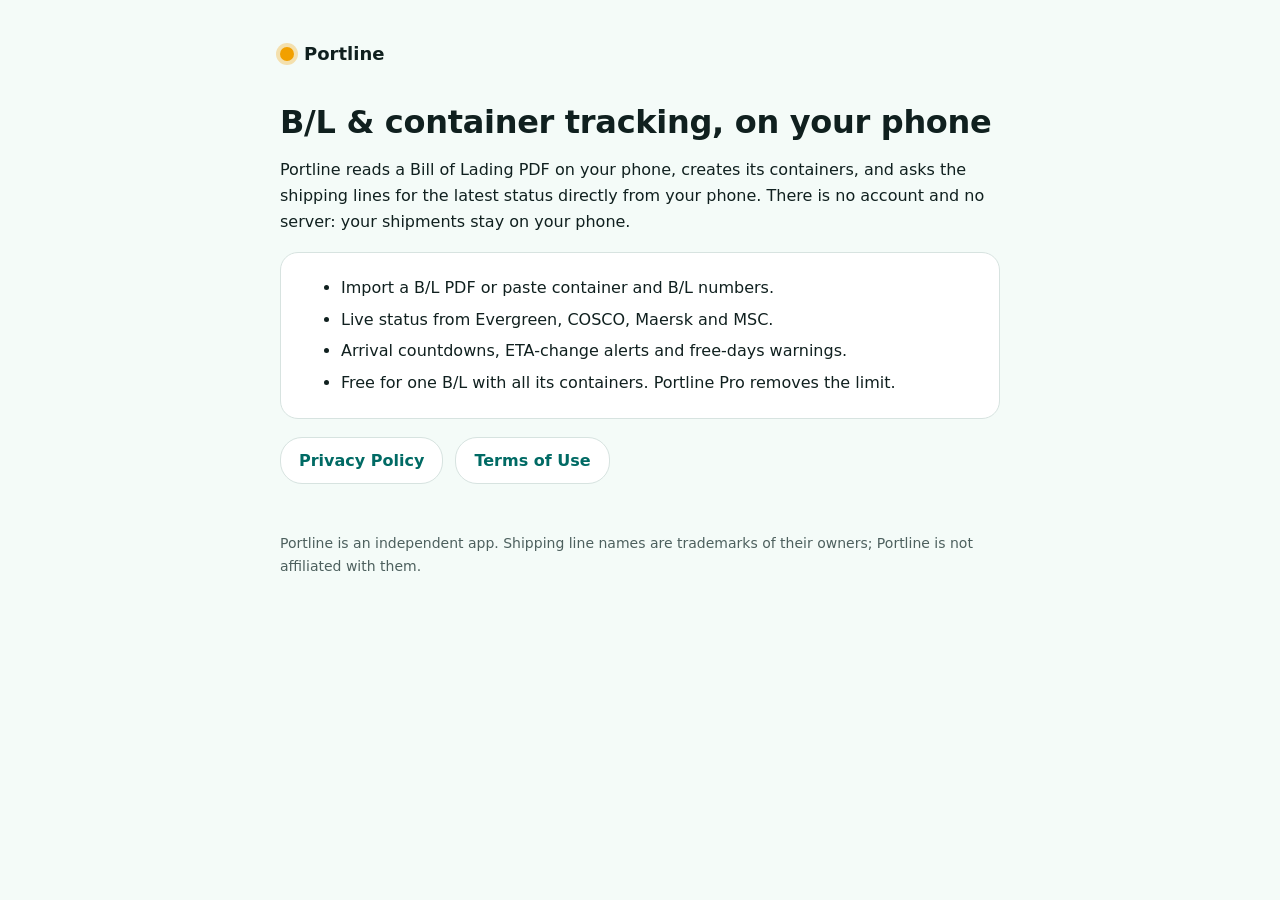
<file: index.html>
<!doctype html>
<html lang="en">
<head>
<meta charset="utf-8">
<meta name="viewport" content="width=device-width, initial-scale=1">
<title>Portline – B/L &amp; container tracking</title>
<meta name="description" content="Portline follows your Bills of Lading and containers from your phone. No account, no server, data stays on your phone.">
<link rel="stylesheet" href="style.css">
</head>
<body>
<header><a class="home" href="./"><span class="dot"></span>Portline</a></header>
<main>
  <h1>B/L &amp; container tracking, on your phone</h1>
  <p>Portline reads a Bill of Lading PDF on your phone, creates its containers, and asks the shipping lines for the
     latest status directly from your phone. There is no account and no server: your shipments stay on your phone.</p>
  <div class="box"><ul>
    <li>Import a B/L PDF or paste container and B/L numbers.</li>
    <li>Live status from Evergreen, COSCO, Maersk and MSC.</li>
    <li>Arrival countdowns, ETA-change alerts and free-days warnings.</li>
    <li>Free for one B/L with all its containers. Portline Pro removes the limit.</li>
  </ul></div>
  <nav class="links"><a href="privacy/">Privacy Policy</a><a href="terms/">Terms of Use</a></nav>
</main>
<footer>Portline is an independent app. Shipping line names are trademarks of their owners; Portline is not affiliated with them.</footer>
</body>
</html>
</file>
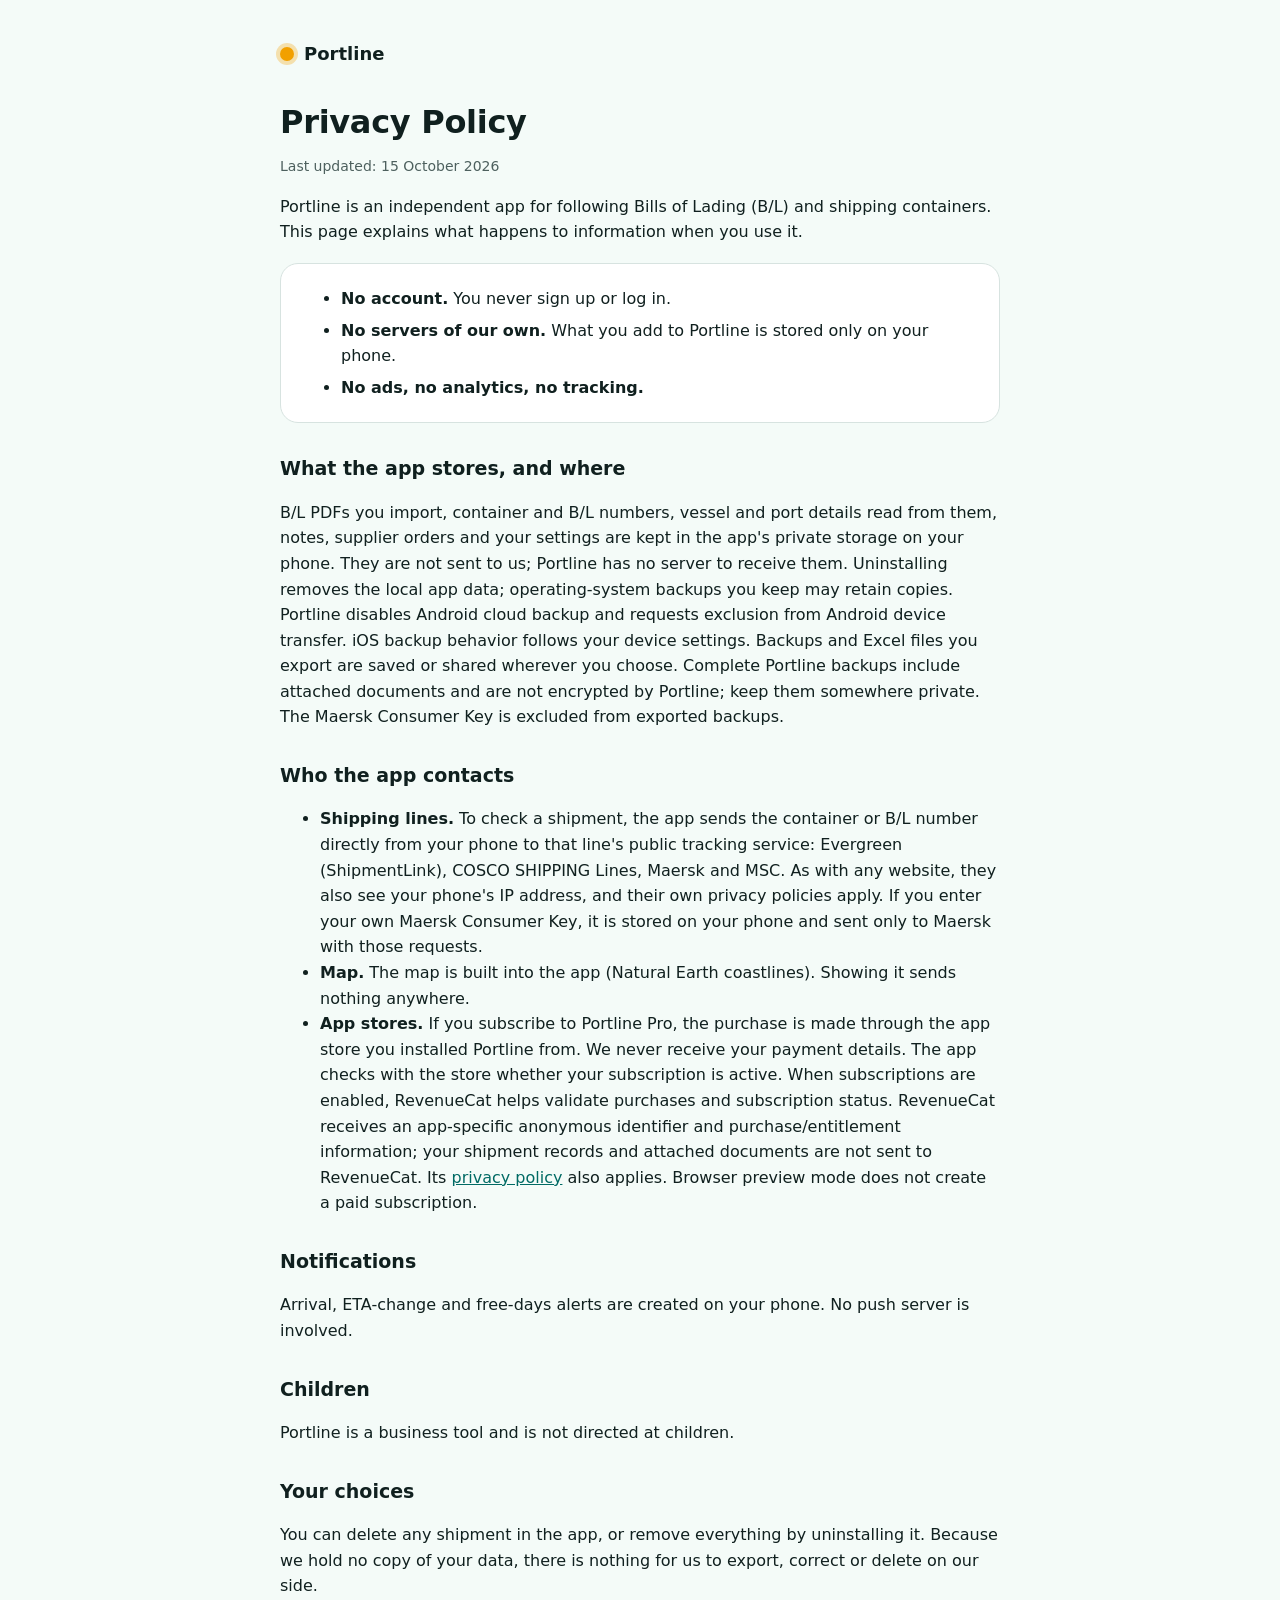
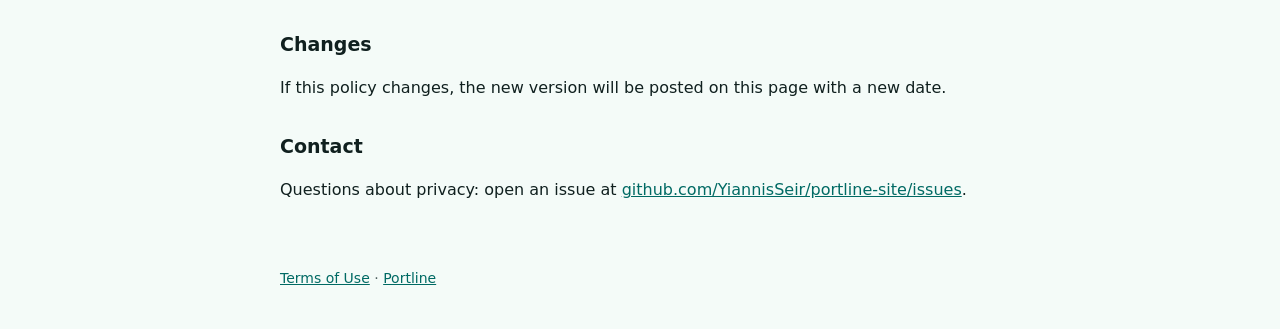
<file: privacy/index.html>
<!doctype html>
<html lang="en">
<head>
<meta charset="utf-8">
<meta name="viewport" content="width=device-width, initial-scale=1">
<title>Portline – Privacy Policy</title>
<link rel="stylesheet" href="../style.css">
</head>
<body>
<header><a class="home" href="../"><span class="dot"></span>Portline</a></header>
<main>
  <h1>Privacy Policy</h1>
  <p class="date">Last updated: 15 October 2026</p>
  <p>Portline is an independent app for following Bills of Lading (B/L) and shipping containers. This page explains
     what happens to information when you use it.</p>

  <div class="box"><ul>
    <li><b>No account.</b> You never sign up or log in.</li>
    <li><b>No servers of our own.</b> What you add to Portline is stored only on your phone.</li>
    <li><b>No ads, no analytics, no tracking.</b></li>
  </ul></div>

  <h2>What the app stores, and where</h2>
  <p>B/L PDFs you import, container and B/L numbers, vessel and port details read from them, notes, supplier orders
     and your settings are kept in the app's private storage on your phone. They are not sent to us; Portline has no
     server to receive them. Uninstalling removes the local app data; operating-system backups you keep may retain
     copies. Portline disables Android cloud backup and requests exclusion from Android device transfer. iOS backup
     behavior follows your device settings. Backups and Excel files you export are saved or shared wherever you choose.
     Complete Portline backups include attached documents and are not encrypted by Portline; keep them somewhere private.
     The Maersk Consumer Key is excluded from exported backups.</p>

  <h2>Who the app contacts</h2>
  <ul>
    <li><b>Shipping lines.</b> To check a shipment, the app sends the container or B/L number directly from your phone
        to that line's public tracking service: Evergreen (ShipmentLink), COSCO SHIPPING Lines, Maersk and MSC. As with
        any website, they also see your phone's IP address, and their own privacy policies apply. If you enter your own
        Maersk Consumer Key, it is stored on your phone and sent only to Maersk with those requests.</li>
    <li><b>Map.</b> The map is built into the app (Natural Earth coastlines). Showing it sends nothing anywhere.</li>
    <li><b>App stores.</b> If you subscribe to Portline Pro, the purchase is made through the app store you installed
        Portline from. We never receive your payment details. The app checks with the store whether your
        subscription is active. When subscriptions are enabled, RevenueCat helps validate purchases and subscription
        status. RevenueCat receives an app-specific anonymous identifier and purchase/entitlement information; your
        shipment records and attached documents are not sent to RevenueCat. Its
        <a href="https://www.revenuecat.com/privacy/">privacy policy</a> also applies. Browser preview mode does not create a paid subscription.</li>
  </ul>

  <h2>Notifications</h2>
  <p>Arrival, ETA-change and free-days alerts are created on your phone. No push server is involved.</p>

  <h2>Children</h2>
  <p>Portline is a business tool and is not directed at children.</p>

  <h2>Your choices</h2>
  <p>You can delete any shipment in the app, or remove everything by uninstalling it. Because we hold no copy of
     your data, there is nothing for us to export, correct or delete on our side.</p>

  <h2>Changes</h2>
  <p>If this policy changes, the new version will be posted on this page with a new date.</p>

  <h2>Contact</h2>
  <p>Questions about privacy: open an issue at
     <a href="https://github.com/YiannisSeir/portline-site/issues">github.com/YiannisSeir/portline-site/issues</a>.</p>
</main>
<footer><a href="../terms/">Terms of Use</a> · <a href="../">Portline</a></footer>
</body>
</html>
</file>
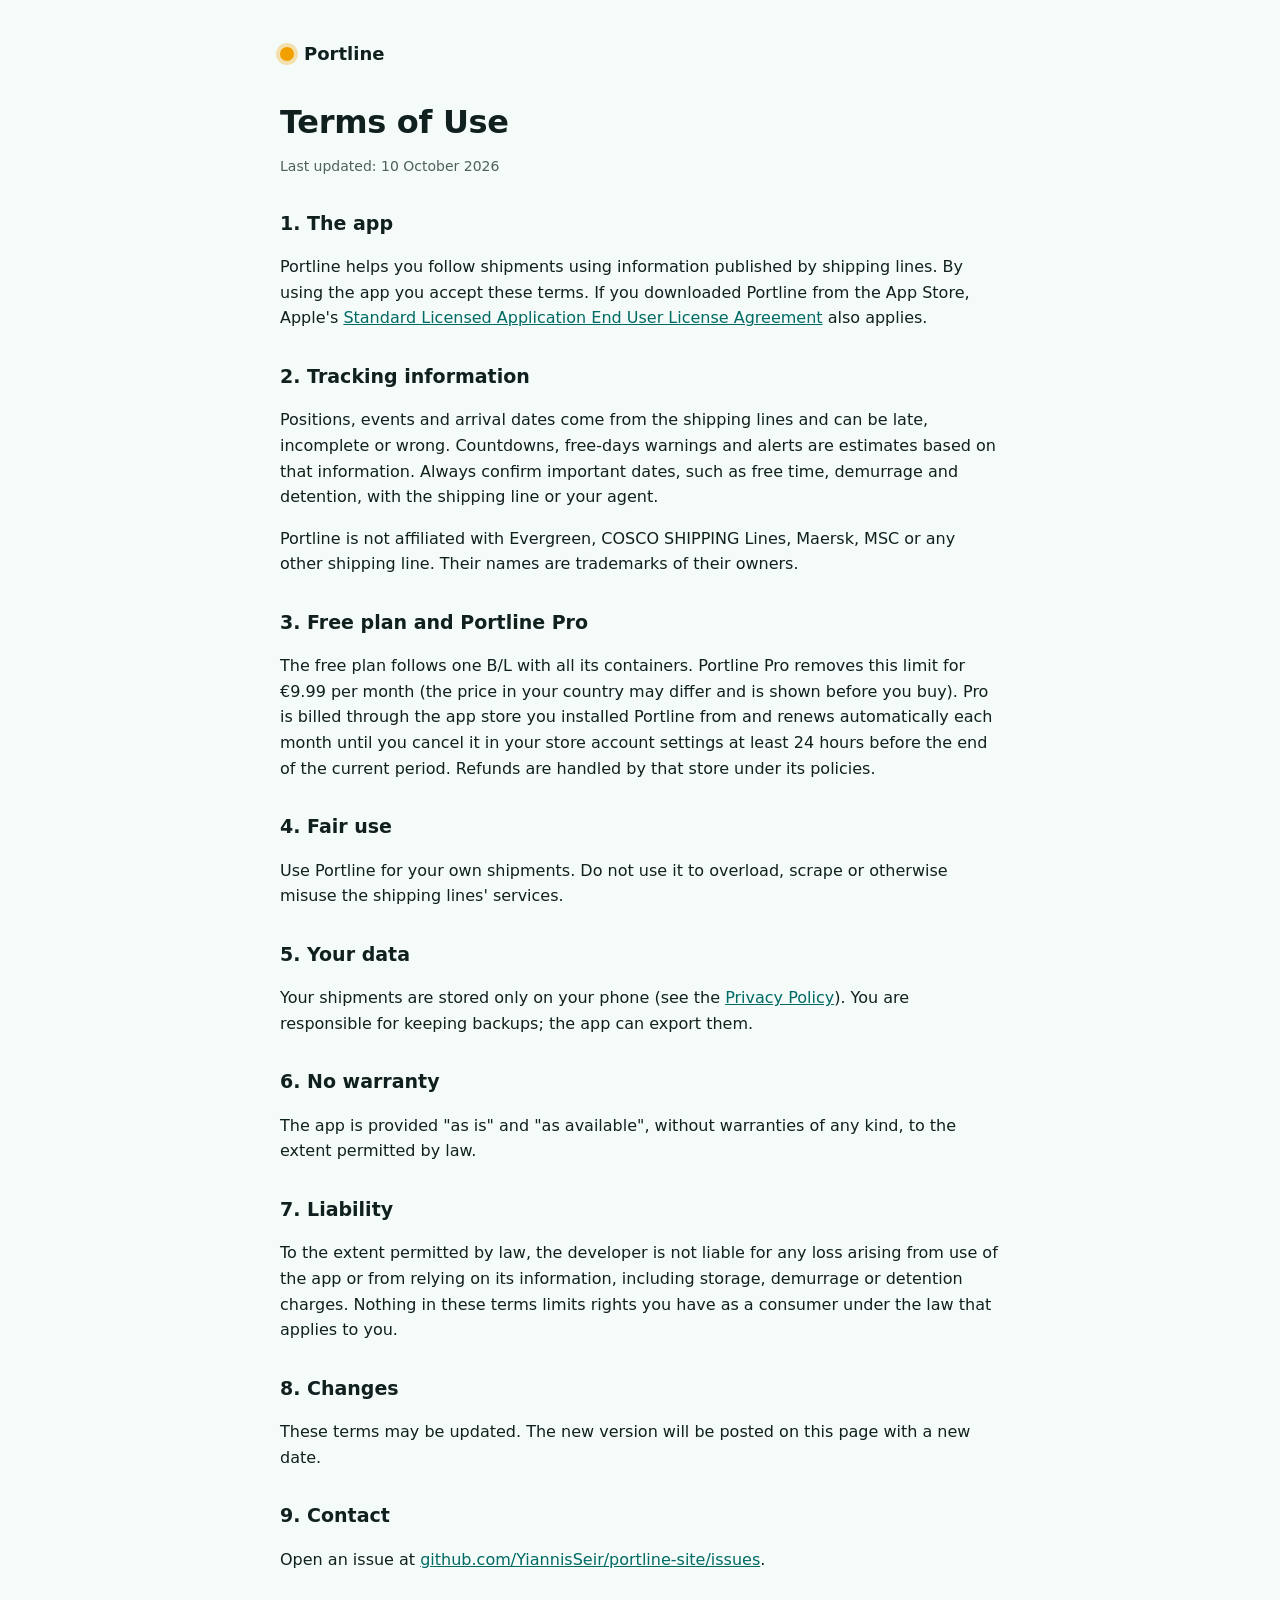
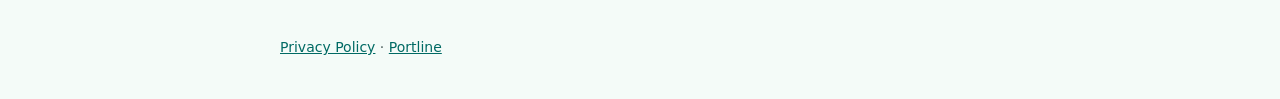
<file: terms/index.html>
<!doctype html>
<html lang="en">
<head>
<meta charset="utf-8">
<meta name="viewport" content="width=device-width, initial-scale=1">
<title>Portline – Terms of Use</title>
<link rel="stylesheet" href="../style.css">
</head>
<body>
<header><a class="home" href="../"><span class="dot"></span>Portline</a></header>
<main>
  <h1>Terms of Use</h1>
  <p class="date">Last updated: 10 October 2026</p>

  <h2>1. The app</h2>
  <p>Portline helps you follow shipments using information published by shipping lines. By using the app you
     accept these terms. If you downloaded Portline from the App Store, Apple's
     <a href="https://www.apple.com/legal/internet-services/itunes/dev/stdeula/">Standard Licensed Application End User License Agreement</a>
     also applies.</p>

  <h2>2. Tracking information</h2>
  <p>Positions, events and arrival dates come from the shipping lines and can be late, incomplete or wrong.
     Countdowns, free-days warnings and alerts are estimates based on that information. Always confirm important
     dates, such as free time, demurrage and detention, with the shipping line or your agent.</p>
  <p>Portline is not affiliated with Evergreen, COSCO SHIPPING Lines, Maersk, MSC or any other shipping line.
     Their names are trademarks of their owners.</p>

  <h2>3. Free plan and Portline Pro</h2>
  <p>The free plan follows one B/L with all its containers. Portline Pro removes this limit for €9.99 per month
     (the price in your country may differ and is shown before you buy). Pro is billed through the app store you
     installed Portline from and renews automatically each month until you cancel it in your store account settings
     at least 24 hours before the end of the current period. Refunds are handled by that store under its policies.</p>

  <h2>4. Fair use</h2>
  <p>Use Portline for your own shipments. Do not use it to overload, scrape or otherwise misuse the shipping lines'
     services.</p>

  <h2>5. Your data</h2>
  <p>Your shipments are stored only on your phone (see the <a href="../privacy/">Privacy Policy</a>). You are
     responsible for keeping backups; the app can export them.</p>

  <h2>6. No warranty</h2>
  <p>The app is provided "as is" and "as available", without warranties of any kind, to the extent permitted by law.</p>

  <h2>7. Liability</h2>
  <p>To the extent permitted by law, the developer is not liable for any loss arising from use of the app or from
     relying on its information, including storage, demurrage or detention charges. Nothing in these terms limits
     rights you have as a consumer under the law that applies to you.</p>

  <h2>8. Changes</h2>
  <p>These terms may be updated. The new version will be posted on this page with a new date.</p>

  <h2>9. Contact</h2>
  <p>Open an issue at <a href="https://github.com/YiannisSeir/portline-site/issues">github.com/YiannisSeir/portline-site/issues</a>.</p>
</main>
<footer><a href="../privacy/">Privacy Policy</a> · <a href="../">Portline</a></footer>
</body>
</html>
</file>
<file: style.css>
:root { --bg: #F4FBF8; --card: #FFFFFF; --ink: #10201F; --muted: #4D605E; --line: #D7E3E0; --accent: #006A64; --amber: #F2A000; color-scheme: light dark; }
@media (prefers-color-scheme: dark) { :root { --bg: #0E1514; --card: #172120; --ink: #E3ECEA; --muted: #9DB1AE; --line: #2A3836; --accent: #80D5CD; } }
* { box-sizing: border-box; }
body { margin: 0; background: var(--bg); color: var(--ink); font: 16px/1.6 system-ui, -apple-system, 'Segoe UI', Roboto, sans-serif; }
header { padding: 40px 20px 8px; max-width: 760px; margin: 0 auto; }
header a.home { display: inline-flex; align-items: center; gap: 10px; color: var(--ink); text-decoration: none; font-weight: 700; font-size: 18px; }
header .dot { width: 14px; height: 14px; border-radius: 7px; background: var(--amber); box-shadow: 0 0 0 4px color-mix(in srgb, var(--amber) 30%, transparent); }
main { max-width: 760px; margin: 0 auto; padding: 8px 20px 48px; }
h1 { font-size: 32px; line-height: 1.2; margin: 18px 0 4px; letter-spacing: -.3px; }
h2 { font-size: 19px; margin: 30px 0 6px; }
p, li { color: var(--ink); }
.date, .muted { color: var(--muted); font-size: 14px; }
.box { background: var(--card); border: 1px solid var(--line); border-radius: 18px; padding: 6px 20px; margin: 18px 0; }
.box li { margin: 6px 0; }
a { color: var(--accent); }
nav.links { display: flex; gap: 12px; flex-wrap: wrap; margin-top: 18px; }
nav.links a { display: inline-block; padding: 10px 18px; border-radius: 22px; background: var(--card); border: 1px solid var(--line); text-decoration: none; font-weight: 600; }
footer { max-width: 760px; margin: 0 auto; padding: 0 20px 40px; color: var(--muted); font-size: 14px; }
</file>
